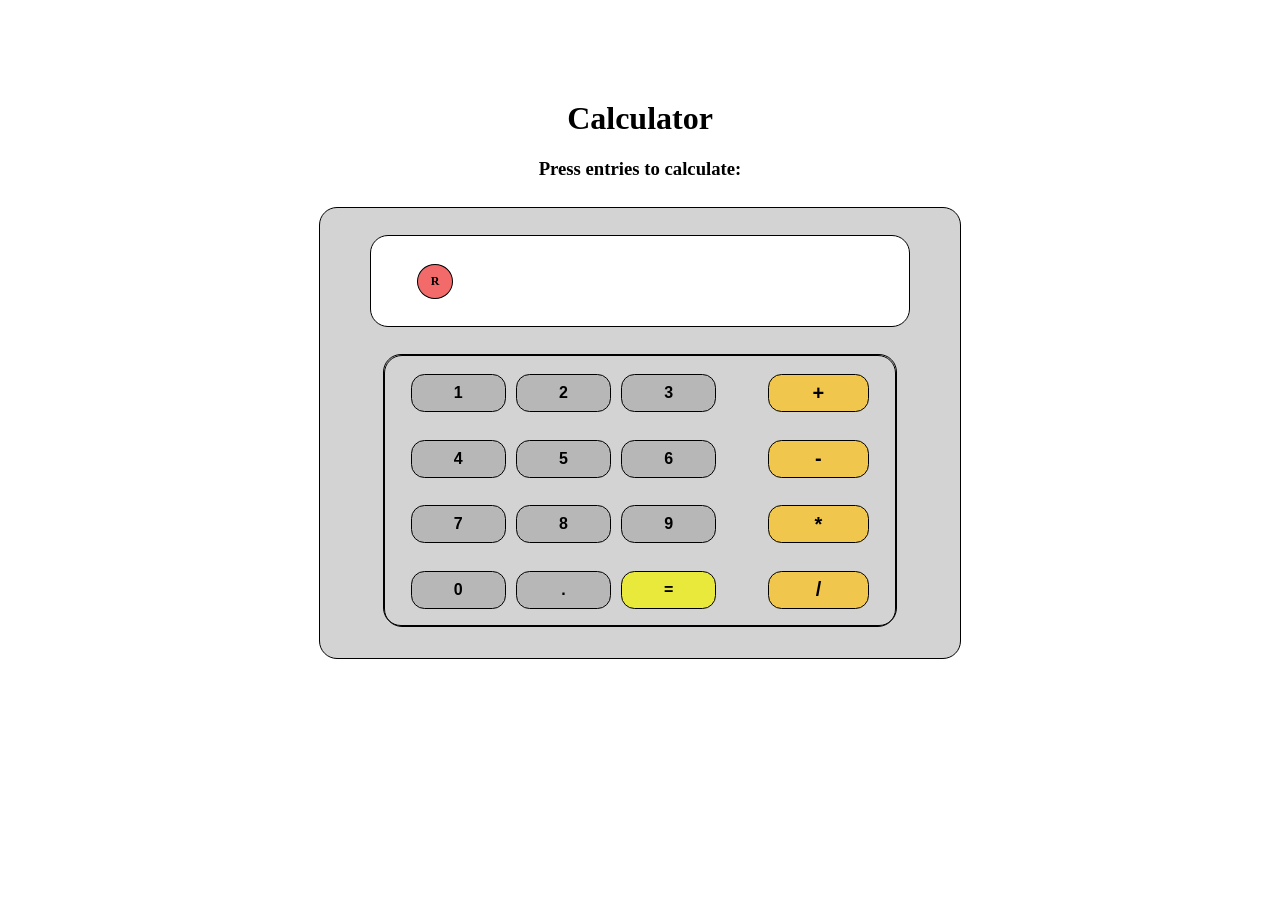
<file: calculate/index.html>
<!DOCTYPE html>
<HEAD>
    <meta charset="UTF-8">
    <link href="style.css" rel="stylesheet">
    <title>Calculator</title>
</HEAD>

<BODY>
    <h1>Calculator</h1>
    <h3>Press entries to calculate:</h3>
    
    <div class="whole">
        
        <div class="screen">
            <div class="reset" style="font-size:12px;">R</div>
            <div class="input"></div>
            
        </div>
        
        
        
        <div class="entries">
            
            <div class="functional">
        
            </div>

            <div class="operational" style="display:flex; flex-direction:row; ">
                <div class="numbers">
                    
                    <div class="number" id="1">1</div>
                    <div class="number" id="2">2</div>
                    <div class="number" id="3">3</div>
                    <div class="number" id="4">4</div>
                    <div class="number" id="5">5</div>
                    <div class="number" id="6">6</div>
                    <div class="number" id="7">7</div>
                    <div class="number" id="8">8</div>
                    <div class="number" id="9">9</div>
                    <div class="number" id="0">0</div>
                    <div class="number" id=".">.</div>
                    <div class="number" id="equal">=</div>

                </div>
                <div class="operators">
                    <div class="operator" id="add">+</div>
                    <div class="operator" id="subtract">-</div>
                    <div class="operator" id="multiply">*</div>
                    <div class="operator" id="divide">/</div>
                    
                    
                </div>
            </div>
            
        </div>
    </div>
    
    
    <script src="script.js"></script>
</BODY>

</html>
</file>
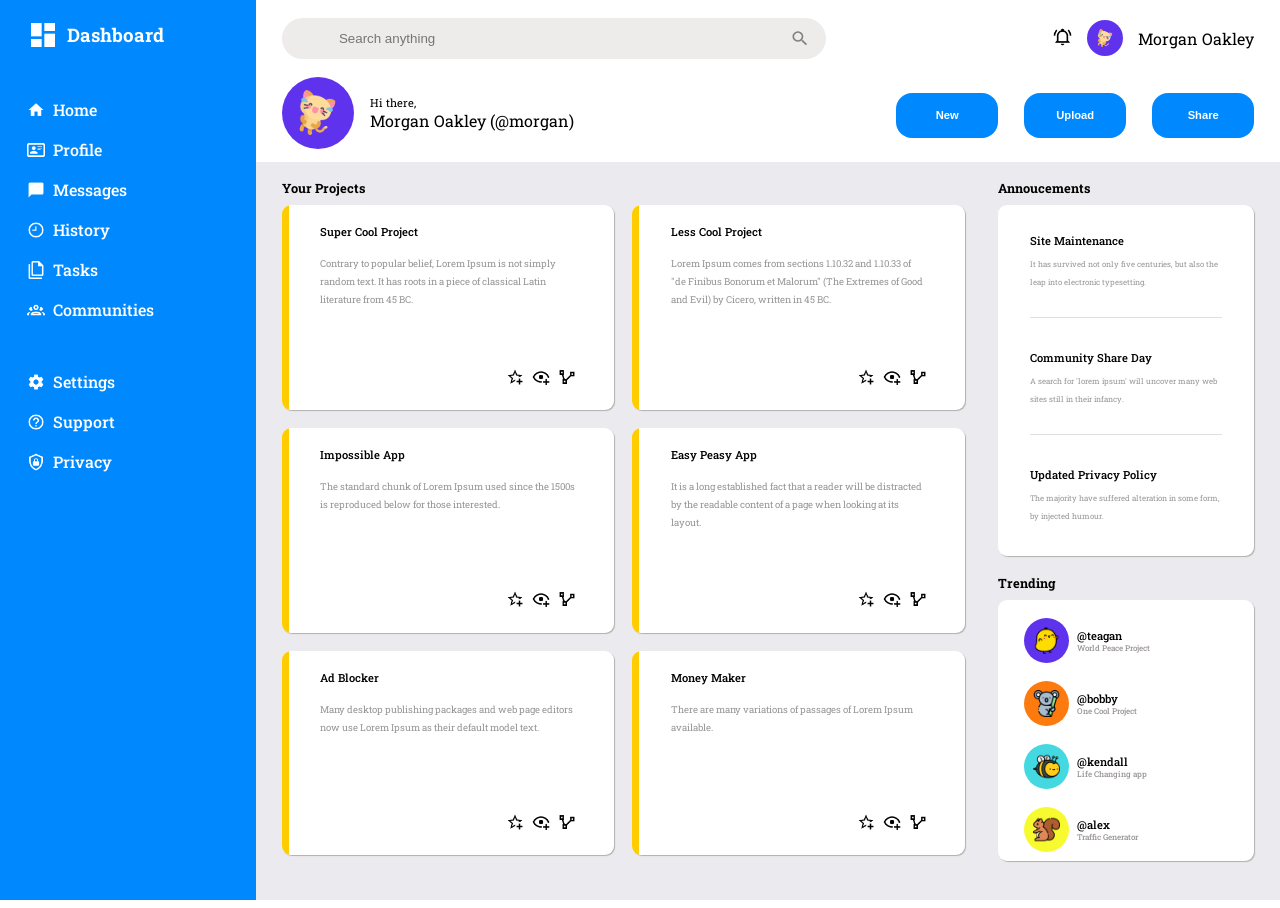
<file: dashboard/index.html>
<!DOCTYPE html>
<html lang="en">
<head>
    <meta charset="UTF-8">
    <meta name="viewport" content="width=device-width, initial-scale=1.0">
    <link href="style.css" rel="stylesheet">
    <title>Dashboard</title>
</head>
    <body>
        <div class="sidebar">

            <ul>
                <div class="title">
                    <li class="item bigger">
                        <img src="images/title.png" class="icon">
                        <h3>Dashboard</h3>
                    </li>
                </div>
                <div class="upper">
                    <li class="item">
                        <img src="images/home.png" class="icon">
                        <p>Home</p>
                    </li>
                    <li class="item">
                        <img src="images/profile.png" class="icon">
                        <p>Profile</p>
                    </li>
                    <li class="item">
                        <img src="images/messages.png" class="icon">
                        <p>Messages</p>
                    </li>
                    <li class="item">
                        <img src="images/history.png" class="icon">
                        <p>History</p>
                    </li>
                    <li class="item">
                        <img src="images/tasks.png" class="icon">
                        <p>Tasks</p>
                    </li>
                    <li class="item">
                        <img src="images/communities.png" class="icon">
                        <p>Communities</p>
                    </li>
                </div>
                <div class="lower">
                    <li class="item">
                        <img src="images/setting.png" class="icon">
                        <p>Settings</p>
                    </li>
                    <li class="item">
                        <img src="images/support.png" class="icon">
                        <p>Support</p>
                    </li>
                    <li class="item">
                        <img src="images/privacy.png" class="icon">
                        <p>Privacy</p>
                    </li>
                </div>
            </ul>
        </div>

        <div class="nav">
            <div class="upper">
                <div class="search">
                    <div class="search_bar">
                        <input type="search" name="search" placeholder="Search anything">
                        <div class="search_button" type="button"><img src="images/search.png"></div>

                    </div>
                </div>
                <div class="links">
                    <div class="notification" type="button"><img src="images/notification.png"></div>
                    <div class="profile_photo"><div class="background"><img src="images/cat.png"></div></div>
                    <div class="profile"><div class="name">Morgan Oakley</div></div>
                </div>
            </div>
            <div class="lower">
                <div class="profile">
                    <div class="profile_photo bigger"><div class="background"><img src="images/cat.png"></div></div>
                    <div class="greeting">
                        <div class="small">Hi there,</div> 
                        <div class="greeting">Morgan Oakley (@morgan)</div>
                    </div>


                </div>
                <div class="buttons">
                    <ul>
                        <li><button class="new">New</button></li>
                        <li><button class="upload">Upload</button></li>
                        <button class="share">Share</button>
                    </ul>
                        
                        
                        
                    
                </div>
            </div>
        </div>

        <div class="content">
            <div class="projects">
                <h3>Your Projects</h3>
                <div class="cards">
                    <div class="card">
                        <h4>Super Cool Project</h4>
                        <p>Contrary to popular belief, Lorem Ipsum is not simply random text. It has roots in a piece of classical Latin literature from 45 BC.</p>
                        <div class="icons">
                            <ul>
                                <li class="add_favourite"><img src="images/add_favourite.png" alt="Add to Favourites"></li>
                                <li class="add_watch_later"><img src="images/add_watch_later.png" alt="Add to Watch Later"></li>
                                <li class="share"><img src="images/share.png" alt="Share"></img></li>
                            </ul>
                        </div>
                    </div>
                    <div class="card">
                        <h4>Less Cool Project</h4>
                        <p>Lorem Ipsum comes from sections 1.10.32 and 1.10.33 of "de Finibus Bonorum et Malorum" (The Extremes of Good and Evil) by Cicero, written in 45 BC.</p>
                        <div class="icons">
                            <ul>
                                <li class="add_favourite"><img src="images/add_favourite.png" alt="Add to Favourites"></li>
                                <li class="add_watch_later"><img src="images/add_watch_later.png" alt="Add to Watch Later"></li>
                                <li class="share"><img src="images/share.png" alt="Share"></img></li>
                            </ul>
                        </div>
                    </div>
                    <div class="card">
                        <h4>Impossible App</h4>
                        <p>The standard chunk of Lorem Ipsum used since the 1500s is reproduced below for those interested. </p>
                        <div class="icons">
                            <ul>
                                <li class="add_favourite"><img src="images/add_favourite.png" alt="Add to Favourites"></li>
                                <li class="add_watch_later"><img src="images/add_watch_later.png" alt="Add to Watch Later"></li>
                                <li class="share"><img src="images/share.png" alt="Share"></img></li>
                            </ul>
                        </div>
                    </div>
                    <div class="card">
                        <h4>Easy Peasy App</h4>
                        <p>It is a long established fact that a reader will be distracted by the readable content of a page when looking at its layout.</p>
                        <div class="icons">
                            <ul>
                                <li class="add_favourite"><img src="images/add_favourite.png" alt="Add to Favourites"></li>
                                <li class="add_watch_later"><img src="images/add_watch_later.png" alt="Add to Watch Later"></li>
                                <li class="share"><img src="images/share.png" alt="Share"></img></li>
                            </ul>
                        </div>
                    </div>
                    <div class="card">
                        <h4>Ad Blocker</h4>
                        <p>Many desktop publishing packages and web page editors now use Lorem Ipsum as their default model text.</p>
                        <div class="icons">
                            <ul>
                                <li class="add_favourite"><img src="images/add_favourite.png" alt="Add to Favourites"></li>
                                <li class="add_watch_later"><img src="images/add_watch_later.png" alt="Add to Watch Later"></li>
                                <li class="share"><img src="images/share.png" alt="Share"></img></li>
                            </ul>
                        </div>
                    </div>
                    <div class="card">
                        <h4>Money Maker</h4>
                        <p>There are many variations of passages of Lorem Ipsum available.</p>
                        <div class="icons">
                            <ul>
                                <li class="add_favourite"><img src="images/add_favourite.png" alt="Add to Favourites"></li>
                                <li class="add_watch_later"><img src="images/add_watch_later.png" alt="Add to Watch Later"></li>
                                <li class="share"><img src="images/share.png" alt="Share"></img></li>
                            </ul>
                    
                </div>
            </div>
        </div>
            </div>
            <div class="annoucements">
                <h3>Annoucements</h3>
                <div class="whole">
                    <div class="item">
                        <h5>Site Maintenance</h5>
                        <p>It has survived not only five centuries, but also the leap into electronic typesetting.</p>
                    </div>
                    <div class="item">
                        <h5>Community Share Day</h5>
                        <p>A search for 'lorem ipsum' will uncover many web sites still in their infancy.</p>
                    </div>
                    <div class="item last">
                        <h5>Updated Privacy Policy</h5>
                        <p>The majority have suffered alteration in some form, by injected humour.</p>
                    </div>
                </div>
            </div>
            <div class="trending">
                <h3>Trending</h3>
                <div>
                <ul class="whole">
                    <li class="item">
                        <div class="profile_photo cat"><div class="background purple"><img src="images/chick.png"></div></div>
                        <div class="tags">
                            <p class="tag">@teagan</p>
                            <p class="name">World Peace Project</p>
                        </div>
                        
                    </li>
                    <li class="item">
                        <div class="profile_photo dog"><div class="background orange"><img src="images/koala.png"></div></div>
                        <div class="tags">
                            <p class="tag">@bobby</p>
                            <p class="name">One Cool Project</p>
                        </div>
                    </li>
                    <li class="item">
                        <div class="profile_photo kenny"><div class="background blue"><img src="images/bee.png"></div></div>
                        <div class="tags">
                            <p class="tag">@kendall</p>
                            <p class="name">Life Changing app</p>
                        </div>
                    </li>
                    <li class="item">
                        <div class="profile_photo "><div class="background yellow"><img src="images/squirrel.png"></div></div>
                        <div class="tags">
                            <p class="tag">@alex</p>
                            <p class="name">Traffic Generator</p>
                        </div>
                    </li>
                </ul>
                </div>
            </div>
        </div>
        
    </body>
</html>
</file>
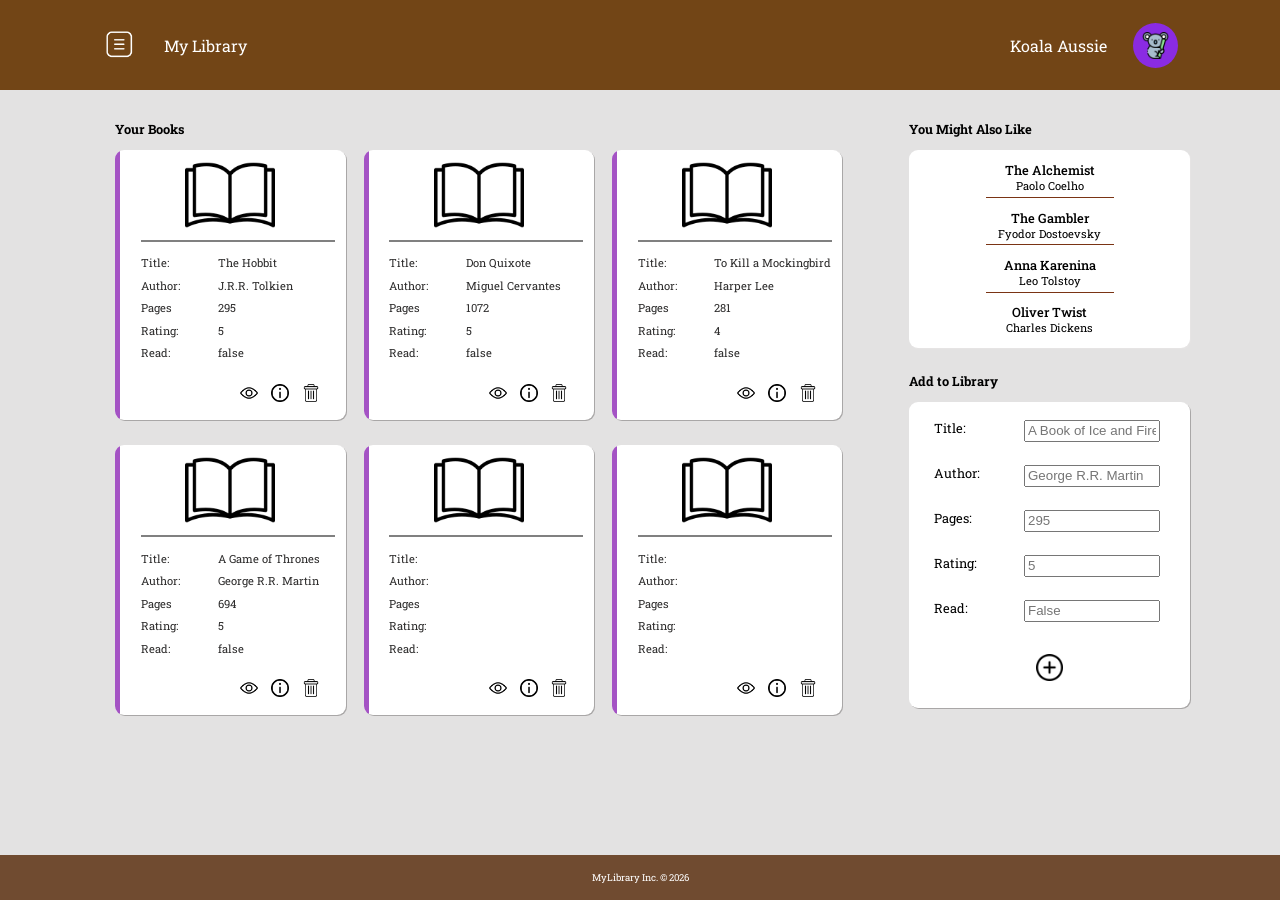
<file: library/index.html>
<!DOCTYPE html>
<html lang="en">
<head>
    <meta charset="UTF-8">
    <meta name="viewport" content="width=device-width, initial-scale=1.0">
    <link href="style.css" rel="stylesheet">
    <title>Document</title>

</head>
<body>
    <div class="sidebar">

            <div class="top">
                <ul>
                    <br>
                    <li class="name">Koala Aussie</li>
                    <li class="id">@koala_reader</li>
                </ul>
            </div>
               

            <div class="middle">
                <ul>
                    <li class="home">Home</li>
                    <li class="dashboard">Dashboard</li>
                    <li class="settings">Settings</li>
                </ul>   
            </div>

            <div class="bottom">
                <ul>
                <li class="about">About</li>
                <li class="services">Services</li>
                <li class="contact">Contact</li>
                </ul>
            </div>
            

    </div>
    <div class="nav">

        <div class="left">
            <button class="menu"  onclick="open_sidebar()"><img src="images/menu.png" class="menu"></button>
            <div class=""> My Library</div>
        </div>
        <div class="right">
            <div class="name">Koala Aussie</div>
            <div class="profile"><div class="background"><img src="images/koala.png"></div></div>
            
        </div>
    </div>
    <div class="content">
        
        <div class="main">
            <h3>Your Books</h3>
            <div class="cards">
                <div class="card">
                    <div class="image">
                        <img src="images/open-book-white.png" alt="book">
                    </div>
                    <div class="descriptions">
                        <div class="description title">Title:</div>
                        <div class="input title"></div>
                        <div class="description author">Author:</div>
                        <div class="input author"></div>
                        <div class="description pages">Pages</div>
                        <div class="input pages"></div>
                        <div class="description rating">Rating:</div>
                        <div class="input rating"></div>
                        <div class="description read">Read:</div>
                        <div class="input read"></div>

                        
                    </div>
                    <div class="buttons">
                        
                        <button class="view"><img src="images/view.png" title="Mark as Read"></button>
                        <button class="information"><img src="images/information.png" title="Information"></button> 
                        <button class="delete"><img src="images/delete.png" title="Remove"></button>
                    </div>
                    
            </div>
            <div class="card">
                    <div class="image">
                        <img src="images/open-book-white.png" alt="book">
                    </div>
                    <div class="descriptions">
                        <div class="description title">Title:</div>
                        <div class="input title"></div>
                        <div class="description author">Author:</div>
                        <div class="input author"></div>
                        <div class="description pages">Pages</div>
                        <div class="input pages"></div>
                        <div class="description rating">Rating:</div>
                        <div class="input rating"></div>
                        <div class="description read">Read:</div>
                        <div class="input read"></div>
                    
                </div>
                <div class="buttons">
                        <button class="view"><img src="images/view.png" title="Mark as Read"></button>
                        <button class="information"><img src="images/information.png" title="Information"></button> 
                        <button class="delete"><img src="images/delete.png" title="Remove"></button>
                </div>            
            </div>

            <div class="card">
                    <div class="image">
                        <img src="images/open-book-white.png" alt="book">
                    </div>
                    <div class="descriptions">
                        <div class="description title">Title:</div>
                        <div class="input title"></div>
                        <div class="description author">Author:</div>
                        <div class="input author"></div>
                        <div class="description pages">Pages</div>
                        <div class="input pages"></div>
                        <div class="description rating">Rating:</div>
                        <div class="input rating"></div>
                        <div class="description read">Read:</div>
                        <div class="input read"></div>
                    </div>
                <div class="buttons">
                        <button class="view"><img src="images/view.png" title="Mark as Read"></button>
                        <button class="information"><img src="images/information.png" title="Information"></button> 
                        <button class="delete"><img src="images/delete.png" title="Remove"></button>
                    </div> 
            </div>
            <div class="card">
                    <div class="image">
                        <img src="images/open-book-white.png" alt="book">
                    </div>
                    <div class="descriptions">
                        <div class="description title">Title:</div>
                        <div class="input title"></div>
                        <div class="description author">Author:</div>
                        <div class="input author"></div>
                        <div class="description pages">Pages</div>
                        <div class="input pages"></div>
                        <div class="description rating">Rating:</div>
                        <div class="input rating"></div>
                        <div class="description read">Read:</div>
                        <div class="input read"></div>
                    </div>
                <div class="buttons">
                        <button class="view"><img src="images/view.png" title="Mark as Read"></button>
                        <button class="information"><img src="images/information.png" title="Information"></button> 
                        <button class="delete"><img src="images/delete.png" title="Remove"></button>
                    </div> 
            </div>
            <div class="card">
                    <div class="image">
                        <img src="images/open-book-white.png" alt="book">
                    </div>
                    <div class="descriptions">
                        <div class="description title">Title:</div>
                        <div class="input title"></div>
                        <div class="description author">Author:</div>
                        <div class="input author"></div>
                        <div class="description pages">Pages</div>
                        <div class="input pages"></div>
                        <div class="description rating">Rating:</div>
                        <div class="input rating"></div>
                        <div class="description read">Read:</div>
                        <div class="input read"></div>
                    </div>
                
                <div class="buttons">
                        <button class="view"><img src="images/view.png" title="Mark as Read"></button>
                        <button class="information"><img src="images/information.png" title="Information"></button> 
                        <button class="delete"><img src="images/delete.png" title="Remove"></button>
                    </div> 
            </div>
            <div class="card">
                    <div class="image">
                        <img src="images/open-book-white.png" alt="book">
                    </div>
                    <div class="descriptions">
                        <div class="description title">Title:</div>
                        <div class="input title"></div>
                        <div class="description author">Author:</div>
                        <div class="input author"></div>
                        <div class="description pages">Pages</div>
                        <div class="input pages"></div>
                        <div class="description rating">Rating:</div>
                        <div class="input rating"></div>
                        <div class="description read">Read:</div>
                        <div class="input read"></div>
                    </div>

                <div class="buttons">
                        <button class="view"><img src="images/view.png" title="Mark as Read"></button>
                        <button class="information"><img src="images/information.png" title="Information"></button> 
                        <button class="delete"><img src="images/delete.png" title="Remove"></button>
                    </div> 
            </div>
        </div>
            
        </div>

        
        <div class="new">
            <h3>Add to Library</h3>
            
            <form>
                
                    <label for="title" class="title">Title:</label>
                    <input type="text" name="title" id="title" placeholder="A Book of Ice and Fire">
                
                
                    <label for="author" class="author">Author:</label>
                    <input type="text" name="author" id="author" placeholder="George R.R. Martin">
                
                    <label for="pages" class="pages">Pages:</label>
                    <input type="number" name="pages" id="pages" placeholder="295">
                
                    <label for="rating" class="rating">Rating:</label>
                    <input type="number" name="rating" id="rating" placeholder="5">
                
                    <label for="read" class="read">Read:</label>
                    <input type="boolean" name="read" id="read" placeholder="False">
                    <div class="buttons">
                    <button type="submit"><img src="images/add.png" alt="add"></button>
                    </div>

                
                    
            </form>
        </div>
        <div class="current">
            <h3>You Might Also Like</h3>
            <div class="output">
                <div class="suggestion top">
                    <div class="title">The Alchemist</div>
                    <div class="author"> Paolo Coelho</div>
                    <div class="pages"></div>
                </div>
                <hr>
                <div class="suggestion middle_top">
                    <div class="title">The Gambler</div>
                    <div class="author">Fyodor Dostoevsky</div>
                    <div class="pages"></div>
                </div>
                <hr>
                <div class="suggestion middle_bottom">
                    <div class="title">Anna Karenina</div>
                    <div class="author">Leo Tolstoy</div>
                    <div class="pages"></div>
                </div>
                <hr>
                <div class="suggestion bottom">
                    <div class="title">Oliver Twist</div>
                    <div class="author">Charles Dickens</div>
                    <div class="pages"></div>
                </div>
            </div>
        </div>
    </div>
    <div class="footer">
        <p>MyLibrary Inc. <span>&copy</span> 2026</p>
    </div>
    
    <script src="script.js"></script>
</body>
</html>
</file>
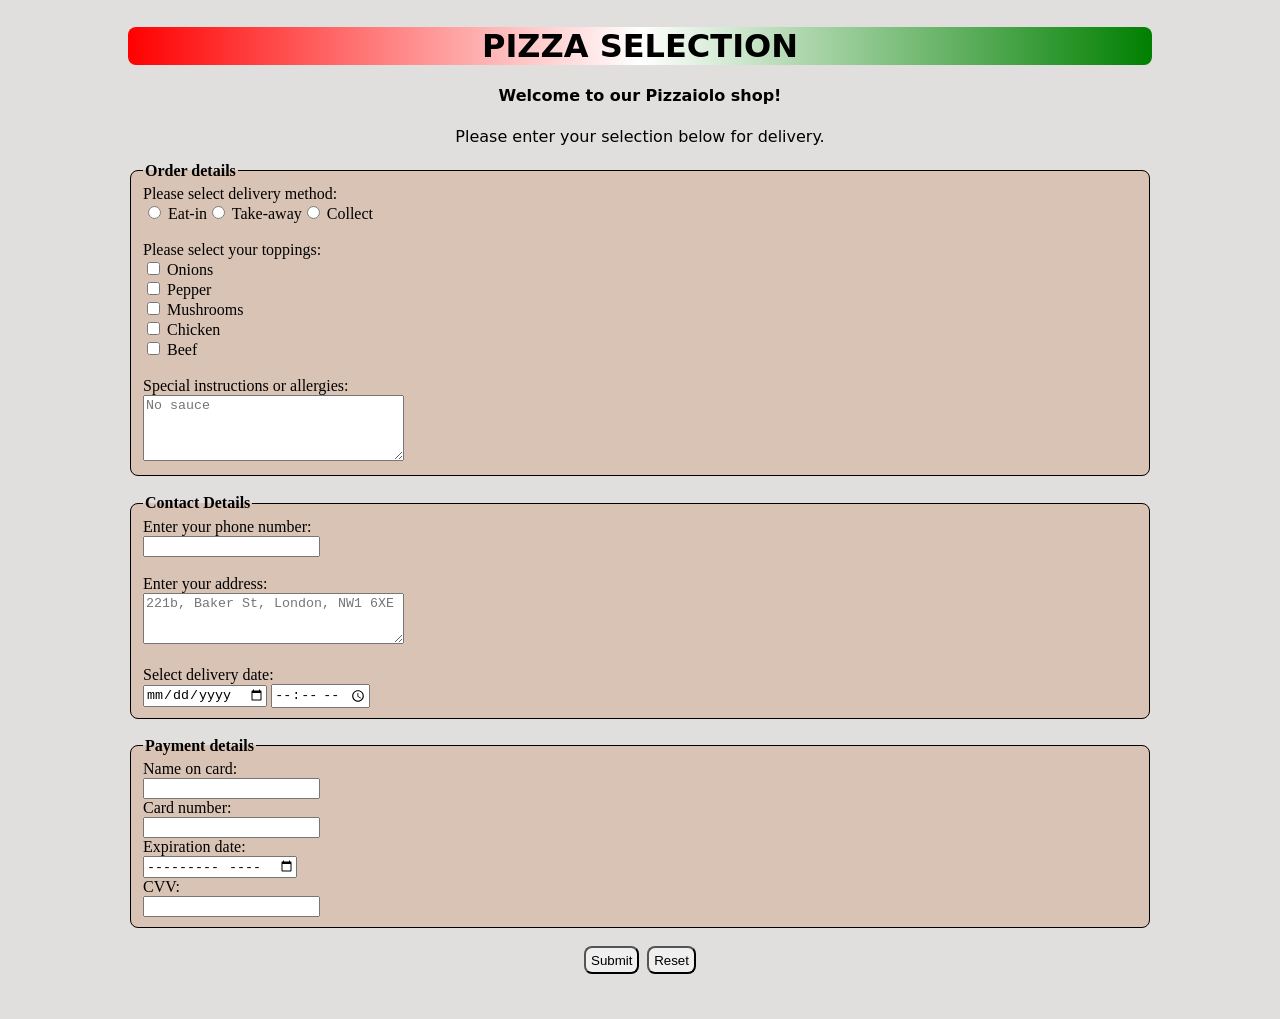
<file: pizza/index.html>
<!DOCTYPE html>
<html lang="en">
<head>
    <meta charset="UTF-8">
    <meta name="viewport" content="width=device-width, initial-scale=1.0">
    <link href="style.css" rel="stylesheet">
    <title>Document</title>
</head>
<body>
    <h1>PIZZA SELECTION</h1>
    <h4>Welcome to our Pizzaiolo shop! </h4>
    <p>Please enter your selection below for delivery.</p>
    <form>
        <input type="hidden" id="timestamp" name="timestamp">
        <fieldset>
            <legend>Order details</legend>
            <label for="order">Please select delivery method:</label>

            <div class="delivery" style="display:flex">
                <div>
                <input type="radio" id="eatin" name="order" value="eatin">
                <label for="eatin">Eat-in</label>
                </div>
                <div>
                <input type="radio" id="takeaway" name="order" value="takeaway">
                <label for="takeaway">Take-away</label>
                </div>
                <div>
                <input type="radio" id="collect" name="order" value="collect">
                <label for="collect">Collect</label>
                </div>
            </div>
            <br>

            <div class="toppings">
                <label for="toppings">Please select your toppings:</label>
                <div>
                    <input type="checkbox" id="onions" name="topping" value="onions">
                    <label for="onions">Onions</label>
                </div>
                <div>
                    <input type="checkbox" id="pepper" name="topping" value="pepper">
                    <label for="pepper">Pepper</label>
                </div>
                <div>
                    <input type="checkbox" id="mushrooms" name="topping" value="mushrooms">
                    <label for="mushrooms">Mushrooms</label>
                </div>
                <div>
                    <input type="checkbox" id="chicken" name="topping" value="chicken">
                    <label for="chicken">Chicken</label>
                </div>
                <div>
                    <input type="checkbox" id="beef" name="topping" value="beef">
                    <label for="beef">Beef</label>
                </div> 
            </div>
            <br>
            <div class="special">
                <label for="special">Special instructions or allergies:</label>
                <br>
                <textarea rows="4" cols="30" placeholder="No sauce"></textarea>
            </div>
        </fieldset>
        <br>
    
    <fieldset>
        <legend>Contact Details</legend>
        <div class="details">
            <div>
                <label for="phone">Enter your phone number:</label>
                <br>
                <input type="text">
            </div>
            <br>
            <div>
                <label for="address">Enter your address:</label>
                <br>
                <textarea rows="3" cols="30" placeholder="221b, Baker St, London, NW1 6XE"></textarea>
            </div>
            <br>
            <div>
                <label for="time">Select delivery date:</label>
                <br>
                <input type="date"></input>
                <input type="time"></input>
            </div>

        </div>
    </fieldset>
    <br>
    <fieldset>
        <legend class="payment">Payment details</legend>
        <div class="name">
            <label for="name">Name on card:</label>
            <br>
            <input type="text">
        </div>
        
        <div class="card">
            <label for="card">Card number:</label>
            <br>
            <input type="password">
        </div>
        <div class="expiry">
            <label for="expiry">Expiration date:</label>
            <br>
            <input type="month">
        </div>
        <div class="cvv">
            <label for="cvv">CVV:</label>
            <br>
            <input type="number">
        </div>
                        
    </fieldset>

    <br>
    <div class="buttons">
        <button type="submit">Submit</button>
        <button type="reset">Reset</button>
    </div>
    <br>
    

    </form>
</body>
</html>
</file>
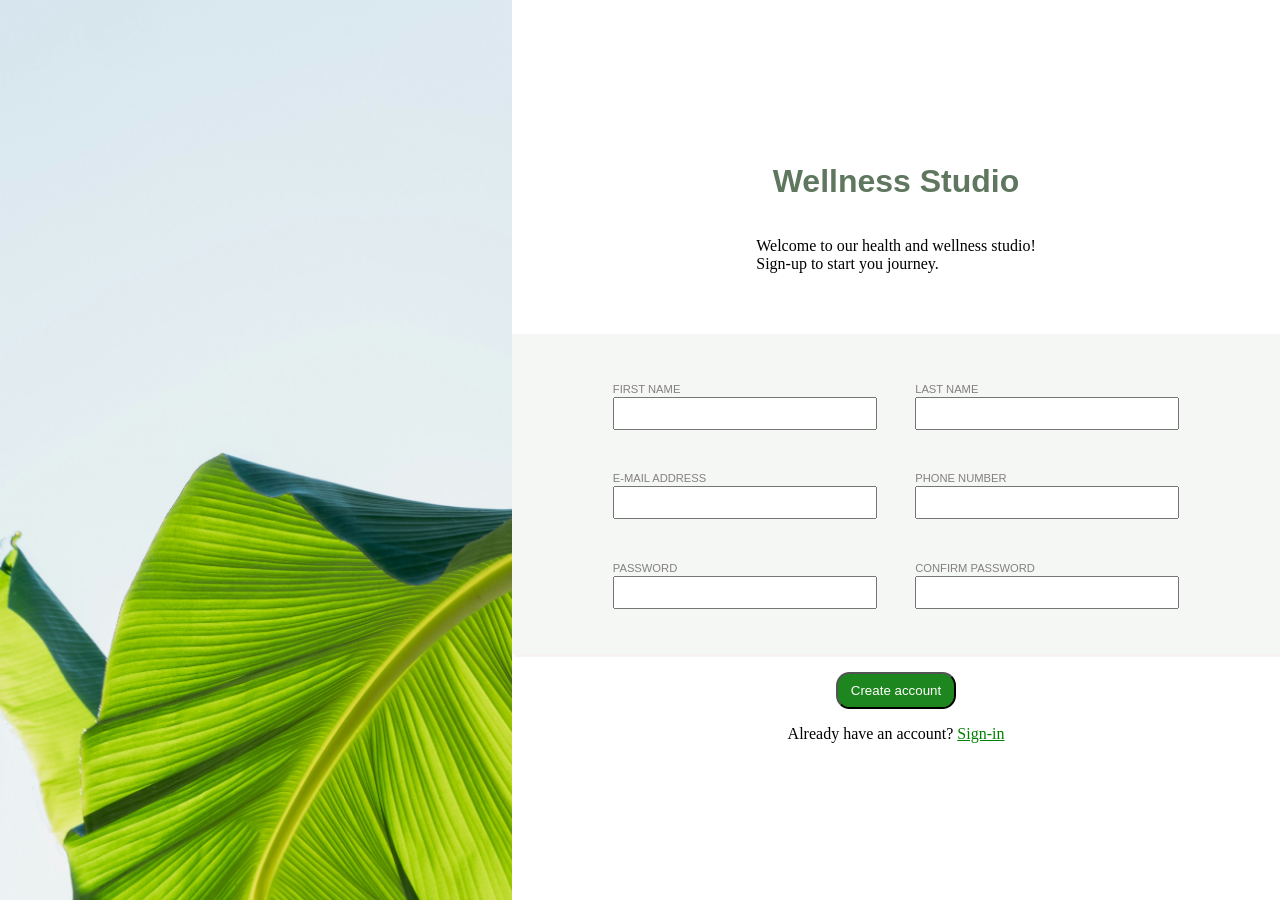
<file: signup/index.html>
<!DOCTYPE html>
<html lang="en">
<head>
    <meta charset="UTF-8">
    <meta name="viewport" content="width=device-width, initial-scale=1.0">
    <link href="style.css" rel="stylesheet">
    <title>Document</title>
</head>
<body>
    <div class="image">
        <img src="image.jpg" alt="Beatiful Leaf">
        <div class="credit"></div>
    </div>
    <div class="page">
        <div class="intro">
            <h1>Wellness Studio</h1>
            <p>Welcome to our health and wellness studio!<br>Sign-up to start you journey.</p>
        </div>
        <form>
            <div class="form">
            
                <div class="item">
                    <label for="first_name">First Name</label>
                    <br>
                    <input type="text" id="first_name" name="first_name" required>
                    
                </div>
                <div class="item">
                    <label for="last_name">Last Name</label>
                    <br>
                    <input type="text" id="last_name" name="last_name" required>
                </div>
                <div class="item">
                    <label for="email">E-mail Address</label>
                    <br>
                    <input type="email"  id="email" name="email" required>
                </div>
                <div class="item">
                    <label for="phone">Phone Number</label>
                    <br>
                    <input type="number" minlength="8" maxlength="12" id="phone" name="phone" required>
                </div>
                <div class="item">
                    <label for="password">Password</label>
                    <br>
                    <input type="password"  minlength="8" id="password" name="password" required>
                </div>
                <div class="item">
                    <label for="confirm_password">Confirm Password</label>
                    <br>
                    <input type="password"  minlength="8" id="confirm_password" name="confirm_password" required>
                </div>
            </div>
        <br>
        <div class="buttons">
            <button type="submit">Create account</button>
            <div><p>Already have an account? <a>Sign-in</a></p></div>

        </div>
        </form>
    </div>
    
        
</body>
</html>
</file>
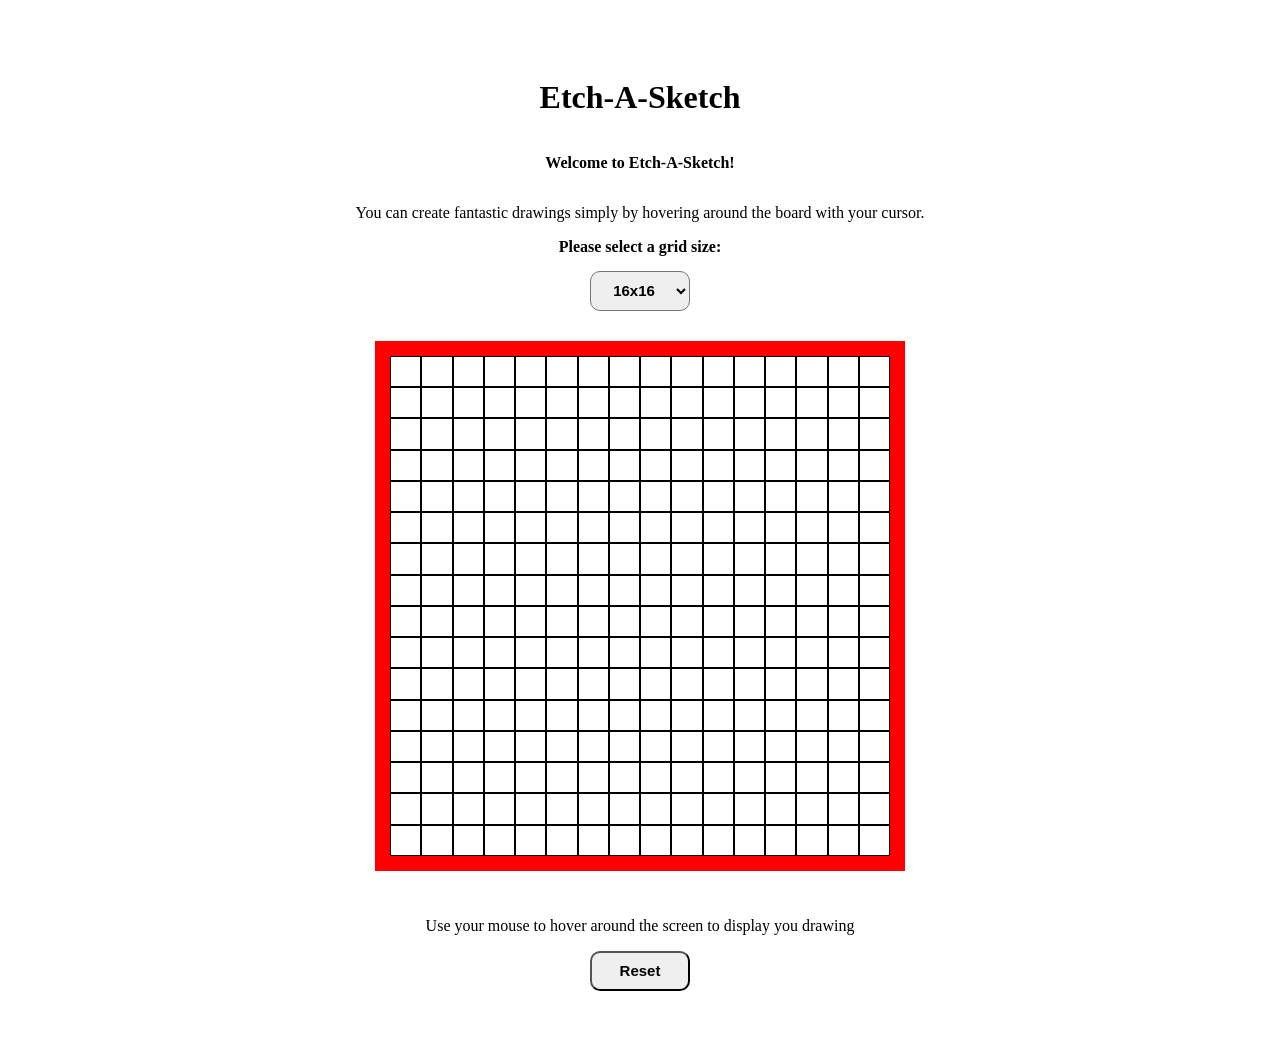
<file: sketch/index.html>
<!DOCTYPE html>
<head>
  <meta charset="UTF-8">
  <link href="style.css" rel="stylesheet">
  <title>Etch-A-Sketch</title>
</head>

<body>
  <h1>Etch-A-Sketch</h1>
  <p><welcome>Welcome to Etch-A-Sketch!</welcome></p>
  <p>You can create fantastic drawings simply by hovering around the board with your cursor.</p>

  <label for="size">Please select a grid size:</label>
  <select id="size">
    <option id="16" value=16>16x16</option>
    <option id="32" value=32>32x32</option>
    <option id="64" value=64>64x64</option>
  </select>
  
  <div id="output"></div>
  <script src="script.js"></script>
</body>

</html>
</file>
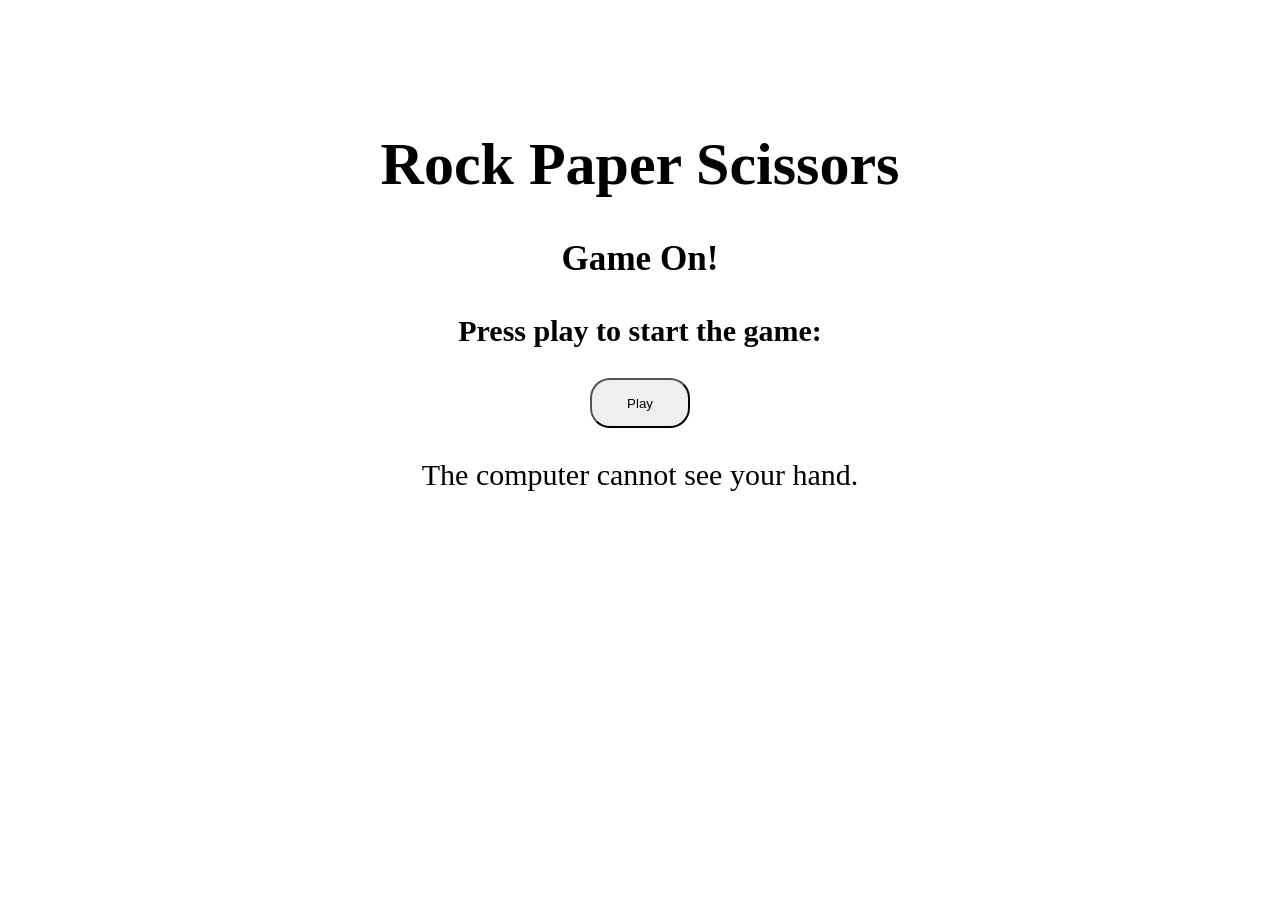
<file: rpc/game/index.html>
<!DOCTYPE html>
<html lang="en">

  <head>
    <meta charset="UTF-8">
    <title>Rock Paper Scissors</title>
    <link href="style.css" rel=stylesheet>
  </head>

  <body >
    <div class="intro">
    <h1>Rock Paper Scissors</h1>

    <h3>Game On!</h3>
    
    <li>
      <label for="play">Press play to start the game:</label>
      
      <button id="play">Play</button>
      <p>The computer cannot see your hand.</p>
    </li>
      
    </div>
    <div class="score"> </div>
    
    <div class="game"> </div>
    
    <div class="renewable"></div>
 
  <script src="script.js"></script>
  </body>
</html>
</file>
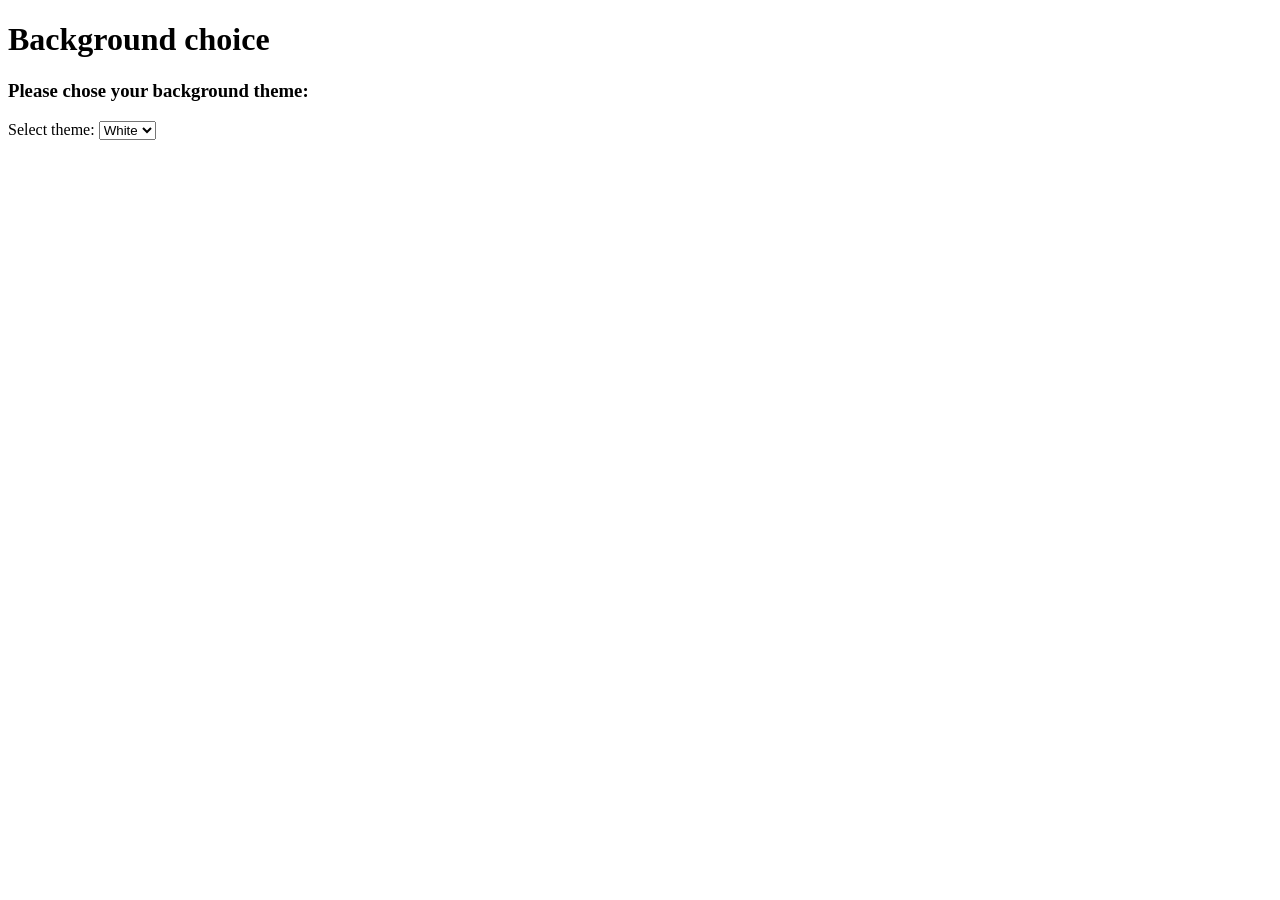
<file: odp/intro_js/background/index.html>
<!DOCTYPE html>
<html lang="en">

  <head>
    <meta charset="UTF-8">
    <title>Background</title>
  </head>

  <body>
    <h1>Background choice</h1>
    <p></p>
    <h3>Please chose your background theme:</h3>
    <label for="theme">Select theme:</label>
    <select id="theme">
      <option value="white">White</option>
      <option value="black">Black</option>
    </select>
    <script src="script.js"></script>    
    <p></p>

  </body>
</html>
</file>
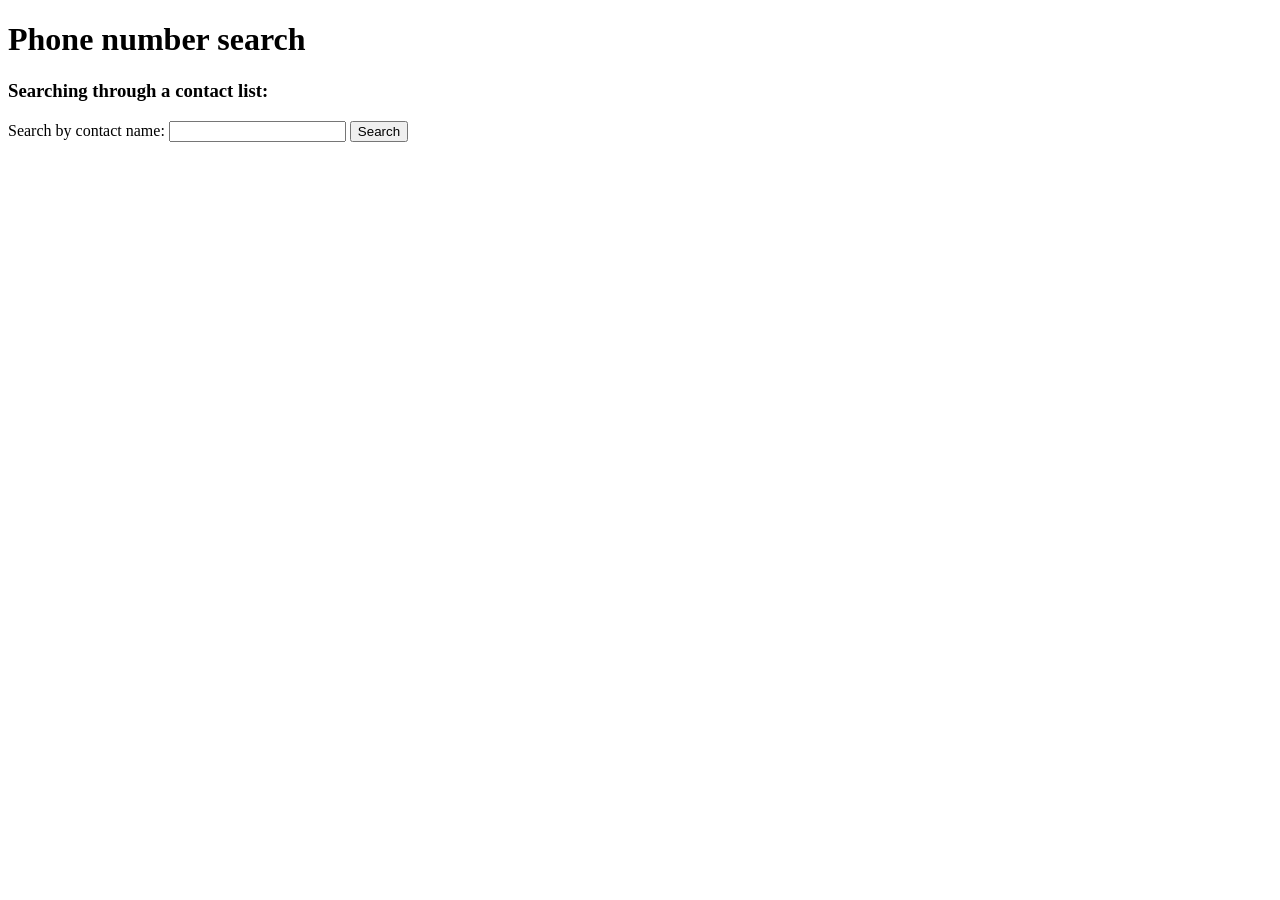
<file: odp/intro_js/break/index.html>
<!DOCTYPE html>
<html lang="en">

  <head>
    <meta charset="UTF-8">
    <title></title>
  </head>

  <body>
    <h1>Phone number search</h1>
    <p></p> 
    <h3>Searching through a contact list:</h3>
    <p></p>
    <label for="search">Search by contact name:</label>
    <input id="search" type="text">
    <button>Search</button>
    <p><div class="output"></div><p>
  </body>

  <script src="script.js"></script>
</html>
</file>
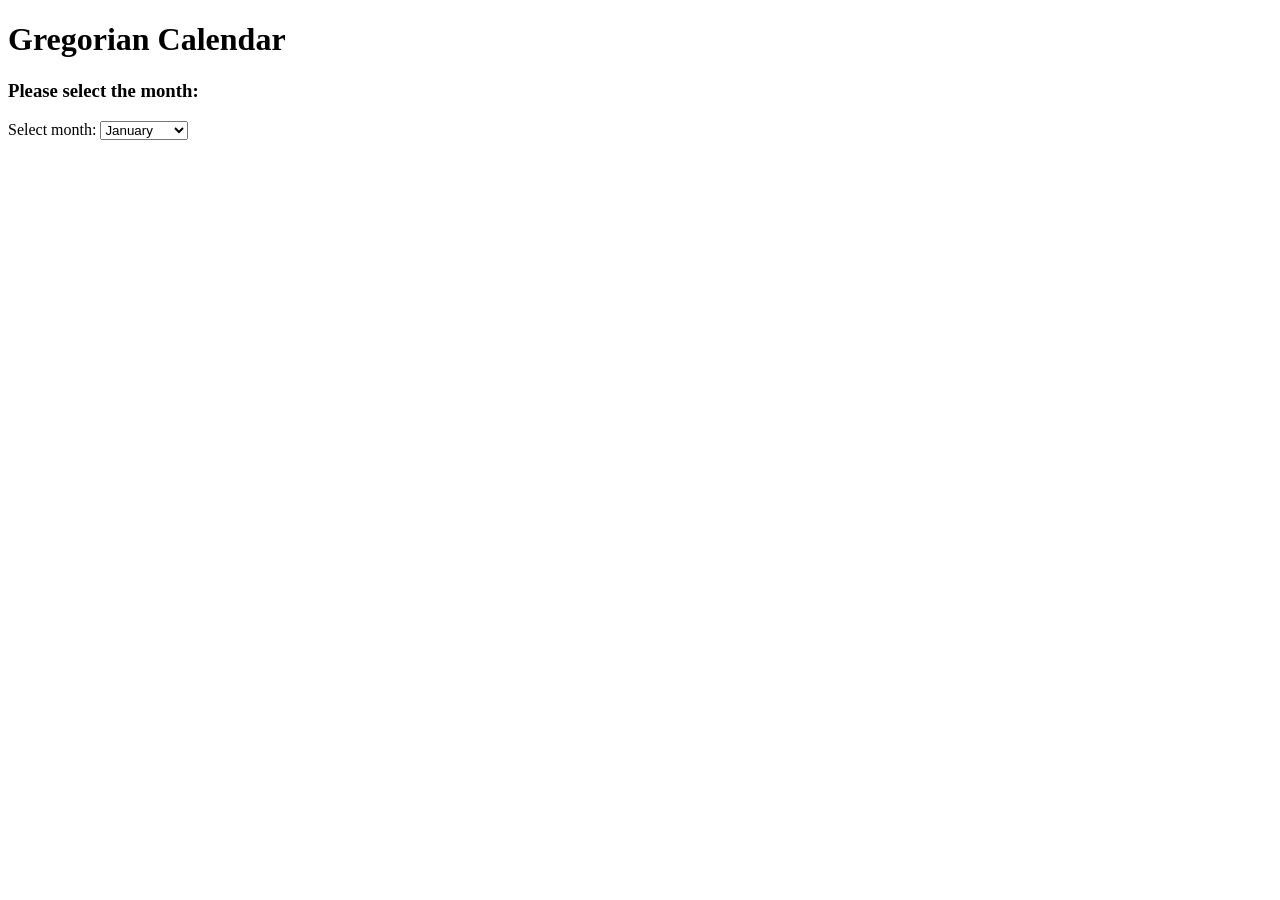
<file: odp/intro_js/calendar/index.html>
<!DOCTYPE html>
<html lang="en">

  <head>
    <meta charset="UTF-8">
    <link href="style.css" rel="stylesheet">
    <title>Calendar</title>
  </head>

  <body>
    <h1>Gregorian Calendar</h1>
    <p></p>
    <h3>Please select the month:</h3>
    <label for="theme">Select month:</label>
    <select id="theme">
      <option value="january">January</option>
      <option value="february">February</option>
      <option value="march">March</option>
      <option value="april">April</option>
      <option value="mai">Mai</option>
      <option value="june">June</option>
      <option value="july">July</option>
      <option value="august">August</option>
      <option value="september">September</option>
      <option value="october">October</option>
      <option value="november">November</option>
      <option value="december">December</option>
    </select>

    <ul></ul>

    <script src="script.js"></script>    
    <p></p>

  </body>
</html>
</file>
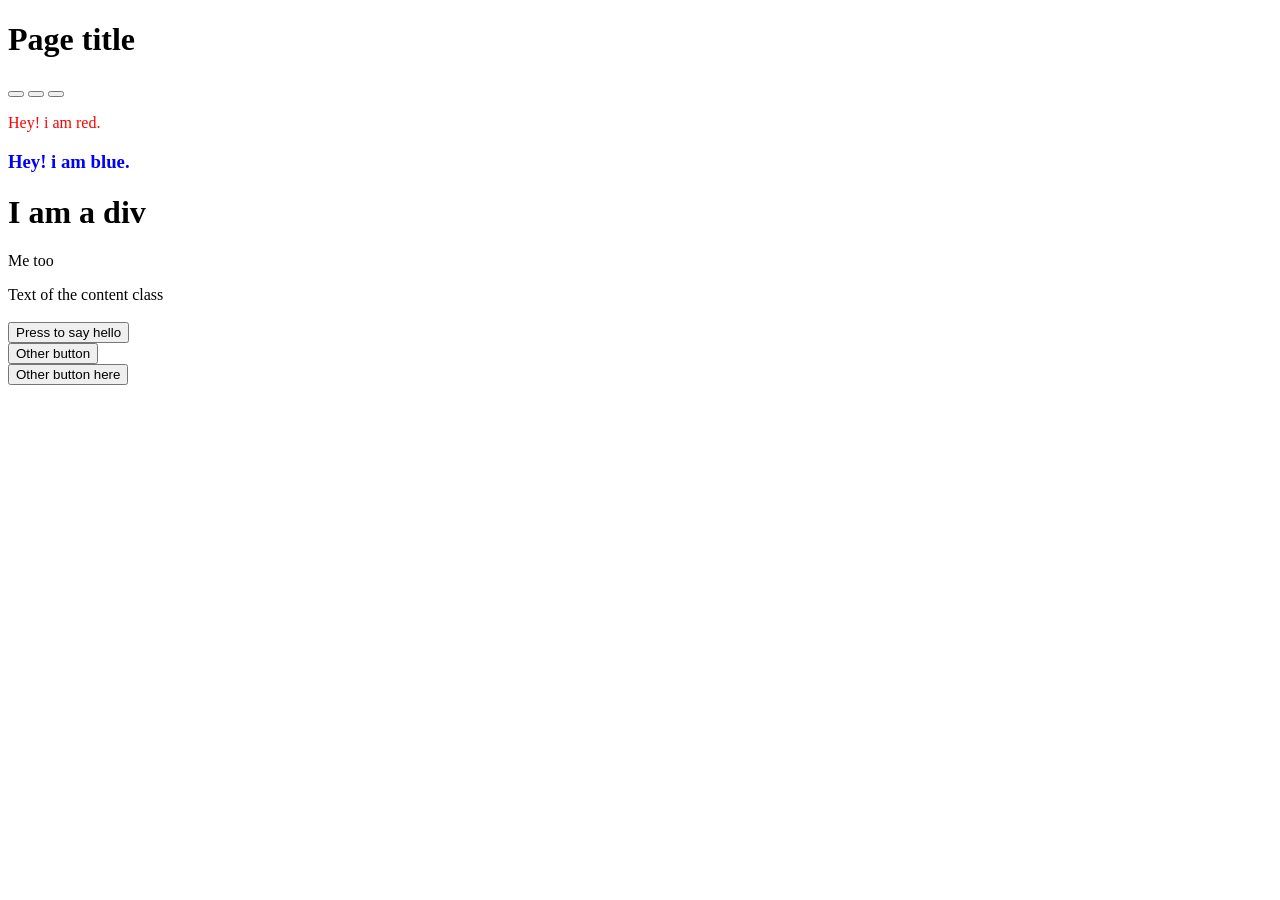
<file: odp/intro_js/dom/index.html>
<!DOCTYPE html>
<body>
    <h1>Page title</h1>
    <second_part>
    <div id='container'>
        <button id="one"></button>
        <button id="two"></button>
        <button id="three"></button>
    </div>
    </second_part>
    
    <first_part>

    
    <div id='containers'></div>    
    <br>
    <button onclick="alert('Hello World!')">Press to say hello</button>
    <br>
    <button id="btn">Other button</button>
    <br>
    <button id="bton">Other button here</button>
    </first_part>
    
</body>
<script src="script.js"></script>

</html>
</file>
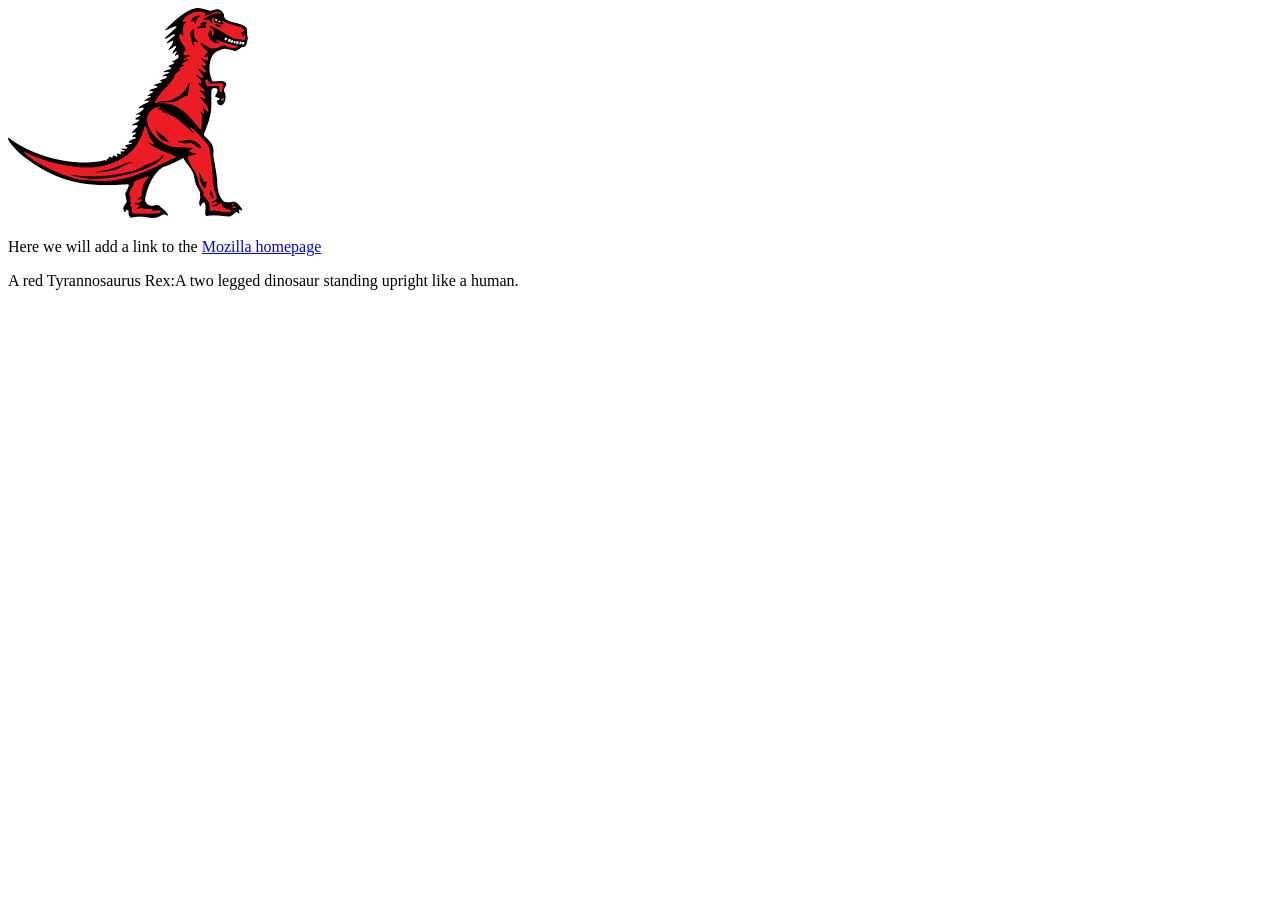
<file: odp/intro_js/dom_manip/index.html>
<!DOCTYPE html>
<html lang="en-US">
  <head>
    <meta charset="utf-8">
    <meta name="viewport" content="width=device-width, initial-scale=1.0">
    <title>Simple DOM example</title>
  </head>
  <body>
      <section>
        <img src="dinosaur.png" alt="A red Tyrannosaurus Rex: A two legged dinosaur standing upright like a human, with small arms, and a large head with lots of sharp teeth.">
        <p>Here we will add a link to the <a href="https://www.mozilla.org/">Mozilla homepage</a></p>
      </section>

      <script>
        
        let link= document.querySelector("a")
        //let link=document.getElementById("a")
        //let link=document.getElementsByTagName("a")
        
        let section=document.querySelector("section")

        paragraph=document.createElement("p")
        paragraph.textContent= "A red Tyrannosaurus Rex:"

        section.appendChild(paragraph)

        const text= document.createTextNode("A two legged dinosaur standing upright like a human.")

        paragraph.appendChild(text)
        
        console.log()


        
      </script>
  </body>
</html>
</file>
<file: calculate/style.css>
body{margin: 100px 100px; 
     dipslay:flex; align-items:center; justify-content:center;}

h1,h3{text-align:center; }

.whole, .screen,.entries, .operational{
        
        border: 0.1vh black solid;
        margin: 3vh auto;
        border-radius: 2vh;
}


.whole {
        max-width:50vw; height:50vh;
       text-align:center;
       background-color: lightgrey;
      dipslay:flex; flex-direction: column; align-items:center; justify-content:center;}


.screen, .entries,.functional, .operational{
        max-width:40vw;
        
        
}

.entries,.functional, .operational{
        margin:0px auto;
}


.screen{height:10vh; background-color:white;
        width:40vw;
        font-size:40px;
        display:flex; align-items:center; justify-content:space-between;
        padding-right: 2vw;
       } 

.input{width:30vw;display:flex; justify-content:right;}

.reset{padding: 1vh 1vw; text-align:center;
        max-heigth: 5vh;
        max-width: 5vw;
       font-weight:bold; font-size:16px;
       background: #f26a6a;
        border:0.1vh black solid; border-radius:50%;
        margin: 0.1vw auto;
        padding: 3vw auto;}


.entries{ height: 30vh;} 

.functional{ height: 0vh; }

.operational{height:30vh; 
             dipslay:flex; flex-direction: row;
             } 


.numbers, .operators { 
                     margin: 0vh 0vw;
                padding: 1vh 2vw;
                border-radius:1.5vh;
                }

.numbers {width:30vw;
        display:flex; flex-wrap:wrap; gap:10px; 
         align-items:center;         
}
.operators{width:10vw;
        display:flex;  flex-wrap:wrap; gap:10px;
          align-items:center;}
           /*flex-direction:column; align-items:center; justify-content:center;} */
           /*flex-wrap:wrap; gap:10px;} flex-direction:column;}*/



.number, .operator{width:6vw; height: 4vh; gap:1vw; 
        flex: 1 1 auto;
        text-align:center; font-weight:bold; font-size:16; font-family:Helvetica;
        display:flex; flex-align: center; justify-content: center; align-items:center;
        border: 0.1vh black solid;
        border-radius: 1.5vh;
        background-color: #80808057;}

.operator{background-color: #ffc107a8;
         font-size: 20px;}

#equal{background-color: #f0f00fc4;}
</file>
<file: dashboard/style.css>
@font-face{
    font-family: 'Roboto';
    src:url('fonts/roboto.ttf');
}

html{
    display:flex; justify-content: center; 
    margin:0 auto;
    padding:0;
    font-family: "Roboto";
}
body{
    margin-top:0;
    display:grid;
    grid-template-columns: 20vw 80vw;
    grid-template-rows: 18vh 82vh;
    
    grid-template-areas: "sidebar nav" "sidebar content";

}
.sidebar{
    background-color: rgb(0, 136, 255);
    grid-area: sidebar;
    color:white;
    margin:0;
    padding:0.5vh 1.5vw;
}


.sidebar ul{
    display:flex;
    flex-direction:column;
    justify-content:space-between;
    gap: 2rem;

    list-style-type: none;
    line-height: 0.5rem;
    margin:0 auto;
    padding: 0.5rem 0.5rem 0.5rem 0.5rem;
    overflow:hidden;
}

img{cursor:pointer;}

li { display:flex; flex-direction:row; align-items: center;
    font-weight:500;
    gap: 0.5rem;
    cursor:pointer;
}
.sidebar .item:not(.bigger):hover{
    color:rgb(255, 204, 0);
}

.sidebar .item img{
    width:1.1rem;
    height:1.1rem;
    filter: invert(100%);
}

.sidebar .item.bigger img{
    width: 2rem;
    height:2rem;
}

.nav img{
    width:1.2rem;
    height:1.2rem;
    /*transform: rotate(-21deg);*/
}

.nav .upper, .nav .lower{
    display:flex;
    align-items:center;
    justify-content:space-between;
    margin:0;
    padding: 1vh 2vw;

}

.nav .upper{
    padding: 2vh 2vw;
    margin-bottom:0;
}
.nav .lower{
    margin-top:0;
    padding: 0vh 2vw;
    align-items: flex-start;
    
}

.nav{
    margin:0;
    padding-bottom: 1vh;
    box-shadow: 1px 1px 1px rgb(178, 175, 175);;
 } 


.upper .search, .upper .links{
    display:flex; flex-direction: row; align-items: center; justify-content: center;
    gap:1.2vw;

}

.upper .search{
    gap:0.1rem;
}
.search_bar img{padding:0; filter:invert(50%); cursor:pointer;
                padding-top:0.3rem;
}

.search_bar{
    color:grey;
    background: rgb(238, 235, 235);
    width: 40vw;
    height:4.5vh;
    border-radius:3rem;
    display:flex; justify-content: space-between; align-items: center; 
    padding: 0 1rem;
}


input[type="search"]{
    width: 12rem;
    text-align: center;

    border:none;
    outline:none;
    background: none;
}

.profile_photo .background{
    background-color: rgb(95, 51, 237);
    display:flex; justify-content: center; align-items: center;
    width: 4vh;
    height:4vh;
    border-radius: 50%;
}

.profile_photo img{
    width:2vh;
    height:2vh;
}
.profile_photo:hover{
    animation: bell-shake 0.5s ease-in-out;
}


.profile{white-space: nowrap; overflow: hidden;

}
.profile .name { 
    font-size: 1em;}


.profile_photo.bigger .background{
    width: 8vh;
    height:8vh;
}
.profile_photo.bigger img{
    width:5vh;
    height:5vh;
}

.profile{
    display:flex;
    align-items: center;
    gap:1rem;
}

.greeting .small{
    font-size: 0.7rem;
}


.buttons ul button{
    width:8vw;
    height:5vh;
    background:rgb(0, 136, 255);
    color:white;
    font-weight: 600;
    font-size: 0.7em;
    margin:0 auto;
    text-align: center;
    cursor: pointer;
    padding:0;



    border:none;
    border-radius: 1rem;
}

.buttons ul{ display:flex; flex-direction: row;
         align-items: center; justify-content: center;
          gap: 2vw;}

.nav{
    overflow: visible;
    box-shadow: 0px 5px  rgb(82, 75, 75);
}
 
.content{
    background: rgb(235, 235, 239);
    display:grid;
    grid-template-columns: 54vw 22vw;
    grid-template-rows: 40vh 40vh;

    grid-template-areas: "projects annoucements" "projects trending";
    gap:2vw;
    box-sizing: border-box;
    margin:0;
    padding: 1vh 2vw 1vh 2vw;
    overflow:hidden;
    justify-content: space-evenly;
    
 }



 .content h3{ margin:1vh auto; font-size: 0.8rem;}

 .projects{
    grid-area: projects;
 }

.cards{
    display:grid;
    grid-template-columns: repeat(2,26vw);
    grid-template-rows: repeat(3, 22.75vh);
    gap: 2vh ;
    
}

.card{
    background:white;
    overflow:scroll;
    display:grid;
    grid-template-rows: 2vh 12vh 2vh ;
    grid-template-areas:"title" "body" "icons";
    gap: 0.5vh;
    margin:0;
    padding:2vh 3vw;
    border-radius:1vh;
    overflow:hidden;
    position:relative;
    box-shadow: 1px 1px 1px rgb(178, 175, 175);
    

}
.card::before{content:""; position:absolute; 
    width:7px; 
    background-color: rgb(255, 204, 0);
    height:100%;
    }

.card:hover, button:hover{
    top:2px;
    left:2px;
    box-shadow: 2px 2px 2px rgb(178, 175, 175);
}
.card h4{
    grid-area: title;
    margin:0; padding:0; font-size: 0.7rem; font-weight:500;
    line-height: 2vh;
    overflow: hidden;}

.card p{
    grid-area: body;
     color:rgb(150, 150, 150);
     overflow: hidden;
     line-height: 2vh;
     text-overflow: clip;
}
.card div.icons{
    grid-area:icons;
}


 .card p, .card .icons{ font-size: 0.6em;}

 .card .icons ul{
    display: flex; flex-direction:row; justify-content: right; gap:0.5rem;
}

.icons img{ width:2vh; height:2vh;}

.icons img:hover{ filter:invert(50%)}

.annoucements .whole{
    max-width: 14vw;
    height: 35vh;
    border-radius: 1vh;;
    grid-area: annoucements;
    background:white;
    font-size:0.7em;
    display:grid;
    grid-template-rows: repeat(3,12vh);
    gap:1vh;
    padding:2vh 3vw;
    margin:0;
    align-items: center;
    justify-content: center;
    line-height: 2vh;
    box-shadow: 1px 1px 1px rgb(178, 175, 175);
 }

.annoucements .whole .item{
    display:grid;
    grid-template-rows: 2vh 6vh 1vh ;
    gap:0.5vh;
    grid-template-areas: "title" "body" "borderr";
    margin: 0 auto;
    
    padding:1vh 2vw;
    
}
.annoucements .whole .item h5{
    grid-area: title;
    margin:0; padding:0; font-size:0.7rem; font-weight: 500;
    overflow: hidden;}

 .annoucements .whole .item p{
    grid-area:body;
    color: rgb(150, 150, 150);
    font-size: 0.7em;
    
    max-width:(16vw);
    margin:0;   
    overflow: hidden; 
}


.annoucements .whole >.item:not(.last)::after{
    grid-area: borderr;
    border-bottom: 1px solid  rgb(226, 222, 222);
    margin-top:0vh;
    padding:0;
    content:"";
    height:0.01vh;
    width:15vw;
    place-self: center;
  }




.trending{
    grid-area: trending;
    margin-top:1vh;
    margin-bottom: 0;
    padding:0;
    

}

.trending .whole{
    margin:0; padding:0;
    background:white;
    border-radius: 1vh;
    width: 16vw;
    height:27vh;

    display:grid;
    grid-template-rows: repeat(4, 7vh);
    margin:0; padding:1vh 2vw;
    box-shadow: 1px 1px 1px rgb(178, 175, 175);

    
}

.trending .whole .item{
    margin:0; padding:0;
    left:0%;
    place-items: left;
   
}

.trending .profile_photo .background{
    background-color: rgb(95, 51, 237);
        display:flex; justify-content: center; align-items: center;
    
    width: 5vh;
    height:5vh;
    border-radius: 50%;
}
.trending .profile_photo .background.orange{
    background-color: rgb(253, 122, 14);
}
.trending .profile_photo .background.blue{
    background-color: rgb(68, 217, 225);
}
.trending .profile_photo .background.yellow{
    background-color: rgb(247, 250, 47);
}

.trending .profile_photo img{
    width:3vh;
    height:3vh;
}


.trending .tags p{
    color: black;
    font-size:0.7rem;
    margin:0;    
    font-weight:500;
}

.trending .tags .name{
    color:rgb(155, 150, 150);
    font-size:0.5rem;
}

.greeting .greeting:hover, .trending .tag:hover {
    text-decoration: underline;
    cursor:pointer;
}

.profile_photo .background:hover{
   top:2px;
    left:2px;
    box-shadow: 2px 2px 2px rgb(178, 175, 175);
}

@keyframes animate{
    0%{transform:rotate(0deg);}
    33%{transform:rotate(-60deg);}
    66%{transform:rotate(30deg);}
    99%{transform:rotate(0deg);}

}
.profile_photo .background img:hover, .nav .notification img:hover{
    top:10px;
    left:2px;
    transform:scale(1.1);
    animation:animate 0.5s ease-in-out;
}
</file>
<file: library/style.css>
body{
    display:grid;
    grid-template-columns:0vw 100vw;
    grid-template-rows: 10vh 85vh 5vh;
    grid-template-areas:"sidebar nav" "sidebar content" "footer footer";
    margin:0;

}
@font-face {
    font-family: "Roboto";
    src: url(fonts/roboto.ttf);
}
.sidebar{ grid-area: sidebar;
        background:rgb(122, 87, 155);
        position:absolute;
        top:0;
        left:0;
        height:95vh;
        width:15vw;
        transform:translateX(-100%);
        transition: transform 0.5s ease-in-out;
        font-size: 0.8rem;

        display:flex;
        flex-direction:column;
        gap:3vh;

}
.sidebar .name{
    font-size: 0.9rem;
    overflow: hidden;

}
.sidebar.open{
    transform: translateX(0);
    
}
.sidebar img{ width :3vh; height: 3vh; filter: invert(100%);}


.sidebar.closed{
    transform: translateX(-100%);
}


 


.sidebar ul{
    font-family: "Roboto";
    color:white;
    list-style-type: none;


    margin:0;
    padding:2vh 2vw;

}
.sidebar ul>div{

    padding:2vh 2vw 2vh 2vw;

}

.sidebar button img{
    padding-left: 0vw;
}
.sidebar .name{
    white-space: nowrap;
}
.sidebar .id{
    font-size:0.7rem;
}

.sidebar .id:hover{
    text-decoration: underline;
}

.nav .name:hover{
    text-decoration: underline;
}

.nav.open, .content.open{
    width:84vw;
    padding-left:0;
    transform:translateX(15vw);}

.nav.closed, .content.closed{
    width:100vw;
    transform:translateX(0);}


.nav{grid-area:nav;
    background: rgb(114, 69, 22);
    display:flex;
    flex-direction:row;
    align-items: center;
    justify-content: space-between;
    gap:2vw;
    padding:0 3vw;
    
}

 .nav button img, .sidebar button img{ width: 4vh; height:4vh; filter:invert(100%)
            }
    

.nav button, .sidebar button{
    width: 4vh; height:4vh;
    display: flex; justify-content: center; align-items: center;
    padding:0; margin:0;
    background:transparent;
    border: transparent;
    cursor:pointer;
    

}



.nav .left, .nav .right{
     display:flex;
    flex-direction:row;
    align-items: center;
    justify-content: space-between;
    overflow:hidden;
    gap: 2vw;
    padding-right:5vw;
    padding-left:5vw;
}

.profile img{width: 3vh; height:3vh; }

.nav .background{ background-color: blueviolet; 
    height: 5vh;
    width:5vh;
    border-radius: 5vh;
    display:flex; align-items: center; justify-content: center;;
}

.nav{color:white;
    font-family: "Roboto";}


.content{grid-area:content;
         display:grid;
         justify-content: center;

        grid-template-columns: 60vw 20vw;
        grid-template-rows:  27vh 45vh;
        gap:1vh 2vw;
        grid-template-areas: "cards current" "cards new";
        margin:0;
        padding: 2vh 2vw; 
        background: rgb(227, 226, 226);}

.content h3{ font-size: 0.8rem; font-family: "Roboto"; overflow: hidden; white-space: nowrap;}

.cards{grid-area:cards;
        display:grid;

        grid-template-columns: repeat(3, 18vw);
        grid-template-rows: repeat(2, 30vh);
        gap: 2vw 2vh;
        

}

.card{

    background:white;
    border-radius: 1vh;
    box-shadow: 1px 1px rgb(169, 167, 167);
    display:grid;
    justify-content: center;
    align-items: center;
    grid-template-rows: 10vh 14vh;
    grid-template-areas: "image" "descriptions";

    position:relative;
    top:0; left:0;
    transition: all 0.1s ease-in;
    overflow:hidden;
    white-space: nowrap;
    padding:0 2vw;

    
    

}
.card::before{
    content:"";
    position:absolute;
    top:0; left:0;
    width:5px;
    height:100%;
    background-color:rgb(164, 83, 196);

}
.card:hover{  
    top:-2px; left:-2px;  box-shadow: 2px 2px rgb(169, 167, 167);
}

.card .image{
    display:flex;
    justify-content: center;
    align-items: center;
    position: relative;
    
}
.card .image::after{
    position:absolute;
    content:"";
    top:100%;
    left:0%;

    width:15vw;
    border: 0.1px solid grey;

}
.card img{grid-area: image;
        max-width: 12vw;
        max-height:10vh;
        
  
}


.card .buttons{
    display: flex; justify-content: right; align-items: center;
    gap:1vw;
}


.card button, .new button{
    display: flex; justify-content: center; align-items: center;
    padding:0; margin:0;
    background:transparent;
    border: transparent;
    cursor:pointer;
}
.card button:hover{
    filter:invert(50%)
}
.card button img{
    width:2vh;
    height: 2vh;
}
.card button img .view{
    width:3vh;
    height: 3vh;
}



.card .descriptions{ grid-area: descriptions;
    display:grid;
    grid-template-columns: 6vw 8vw;
    grid-template-rows: repeat(5, 2.5vh);
    
    align-items: left;
    margin-top:2vh;

    color:rgb(45, 44, 44);
    font-family:"Roboto";
    font-size: 0.7rem;
   
    }

    
.open{
    display: hidden;
}

.current{grid-area:current;}

.current .output{
    width: 18vw;
    height: 20vh;
    padding:1vh 2vw;
    background: white;
    border-radius: 1vh;
    box-shadow: 1px 1px rgb(230, 228, 228);
    position:relative;

    font-family: "Roboto";
    font-size: 0.7rem;
    display:grid;
    grid-template-rows: "top" "middle_top" "middle_bottom" "bottom";

    white-space: nowrap;
    overflow:hidden;

    cursor:pointer;
}

.current .suggestion{
    display: flex; flex-direction:column; justify-content: center; align-items: center;
}


hr{
    padding:0; margin:0 auto;;
    width:10vw;
    height:0.5px;
    background-color: rgb(122, 52, 20);
    border:rgb(122, 52, 20); 
}
.current .output .title{
    font-weight:500;
    font-size: 0.8rem;
}


.new{grid-area:new;
}

.new form{
        width: 18vw;
        height: 30vh;
        background: white;
        border-radius: 1vh;
        box-shadow: 1px 1px rgb(169, 167, 167);
        display:grid;

        grid-template-rows: repeat(6, 5vh);
        grid-template-columns: 6vw 14vw;
        gap:0vh 1vw;

        grid-template-areas: "title input_title" "author input_author" "pages input_pages" "rating input_rating" "read input_read" "submit submit";
    }

label .title{grid-area:title;}
input #title{grid-area:input_title}

label .author{grid-area:author;}
input #author{grid-area:input_author;}

label .pages{grid-area:pages;}
input #pages{grid-area:input_pages;}

label .rating{grid-area:rating;}
input #rating{grid-area:input_rating;}

label .read{grid-area:read;}
input #read{grid-area:input_read;}



form{
    padding:2vh 2vw;
    gap:0;
    margin:0;
    font-family: "Roboto";
    font-size: 0.8rem;
}
form label{
    overflow: hidden;
    white-space: nowrap;
}
form input{
    width:10vw;
    height:1rem;
}
form button img{
    height:3vh; width: 3vh;
}


form .buttons{
    grid-area:submit;
    display: flex; justify-content: center; align-items: center;
    padding-right:3vw;
}   


.footer{ grid-area:footer;
        background:rgb(112, 75, 48);
        color:white; font-family: "Roboto"; font-size: 0.6rem;
        display:flex; flex-direction:columnrow; justify-content: center; align-items: center;
    }
</file>
<file: pizza/style.css>
body{margin:3vh 10vw; 
     background-color: rgba(223, 220, 220, 0.924);
     }
    
h1,h4,p{text-align: center; font-family: system-ui, -apple-system, BlinkMacSystemFont, 'Segoe UI', Roboto, Oxygen, Ubuntu, Cantarell, 'Open Sans', 'Helvetica Neue', sans-serif;}
{color:rgb(115, 15, 115);}
h1{background: linear-gradient(90deg, red,white, green);
   border-radius:0.5rem;
    padding:1rem auto;}

fieldset{ border:0.08rem black solid;border-radius: 0.5rem; background-color:rgba(195, 123, 69, 0.273)}

legend{font-weight:bold; background-color:transparent;}

.toppings{accent-color: green;}

.buttons{display:flex; justify-content:center; gap:0.5rem;}
button{border-radius:0.5rem; padding:0.3rem 0.3rem;}
</file>
<file: signup/style.css>
body{display:flex; flex-direction:row; justify-content:center; margin:0 auto;}

.image{width: 40vw; height:100vh;
    position:relative;
    display:inline-block;  }

.image::hover .credit{position:absolute; color:rgb(red, green, blue, 0.5)}

.image img{display:block;
        width:40vw; height:100vh;
     }

h1{color:rgb(94, 119, 94);
    font-family: 'Playwrite DE SAS','Segoe UI', Tahoma, Geneva, Verdana, sans-serif;}

}

label,p,.buttons{font-size: 0.9rem;
    font-family:system-ui, -apple-system, BlinkMacSystemFont, 'Segoe UI', Roboto, Oxygen, Ubuntu, Cantarell, 'Open Sans', 'Helvetica Neue', sans-serif;}


.page{display:flex; flex-direction:column; justify-content: center; 
    align-items:center; gap: 5vh;
    background-color: rgb(255, 255, 255)}
    
.form{display:flex; flex-wrap:wrap; align-items:center; justify-content: center;
      margin: 0 auto; padding:5vh 0; gap: 3vw;
     box-shadow: 3px 3px rgb(247, 243, 243); background-color: rgb(244, 247, 244);}

.item{
    flex:0 0 33% box-sizing:border-box;}

label{color:rgb(133, 128, 128);
    font-size: 0.7rem;
    
    font-family: Roboto, Verdana, Geneva, Tahoma, sans-serif;
      text-transform:uppercase;}

input{max-width:25vw; min-width:20vw; height: 3vh;
    }

.buttons, .intro{display:flex; flex-direction:column; justify-content: center; 
    align-items:center; backgroud-color:white;}

a, button{cursor:pointer;}
a{color:green;; text-decoration:underline}
button{ color:white; background-color:rgb(30, 134, 30);); padding:1vh 1vw; border-radius:1.5vh; }


input[type="password"]::invalid{border: red;}
</file>
<file: sketch/style.css>
body{display:flex;flex-direction:column; align-items:center;  justify-items:center; 
     padding:50px 50px;}

p welcome{font-weight:bold;}

label{font-weight:bold;}
select{margin-top:15px;}

frame{display:flex;flex-direction:column;
      border:2px black solid;
     }

button#reset, select#size{width:100px; height:40px; font-size:15px; font-weight: bold; border-radius:10px; 
                          display:flex; justify-content:center; align-items: center; text-align:center; }
</file>
<file: rpc/game/style.css>
body {max-height:60v; max-width:80v;
     font-size:30px;
     padding: 50px 50px;
     /*border: 2px solid black ;*/
     text-align:center; background-color: ; color:; margin: 40px auto;
     display:flex; flex-direction:column; align-content:center; justify-content:center;}


li{list-style-type:none; display:flex; flex-direction:column; align-items:center}

button{width:70px;} 

button#play{margin-top: 30px; width:100px; height:50px; border-radius:20px} 


#buttons{display:flex; text-align:center; padding: 2px 2px;flex-direction:column; align-content:center; justify-content:center;}


label{font-weight:bold; text-align:center;}

ul#buttons{margin-left: 0px; gap: 15px; display:flex; flex-direction:row;}

.choice{width:60px; gap:15px;}

button#next{width:100px; height:50px; border-radius:20px}
</file>
<file: odp/intro_js/calendar/style.css>
ul{ 
  max-width:750px;
  margin: 50px auto;
  padding: 0;
  display:flex;
  flex-wrap:wrap;}
li{
  height:100px;
  width:100px;
  list-style-type:none;
  color:white;
  background:blue;
  border: 2px solid white
  gap: 10px;}
</file>
